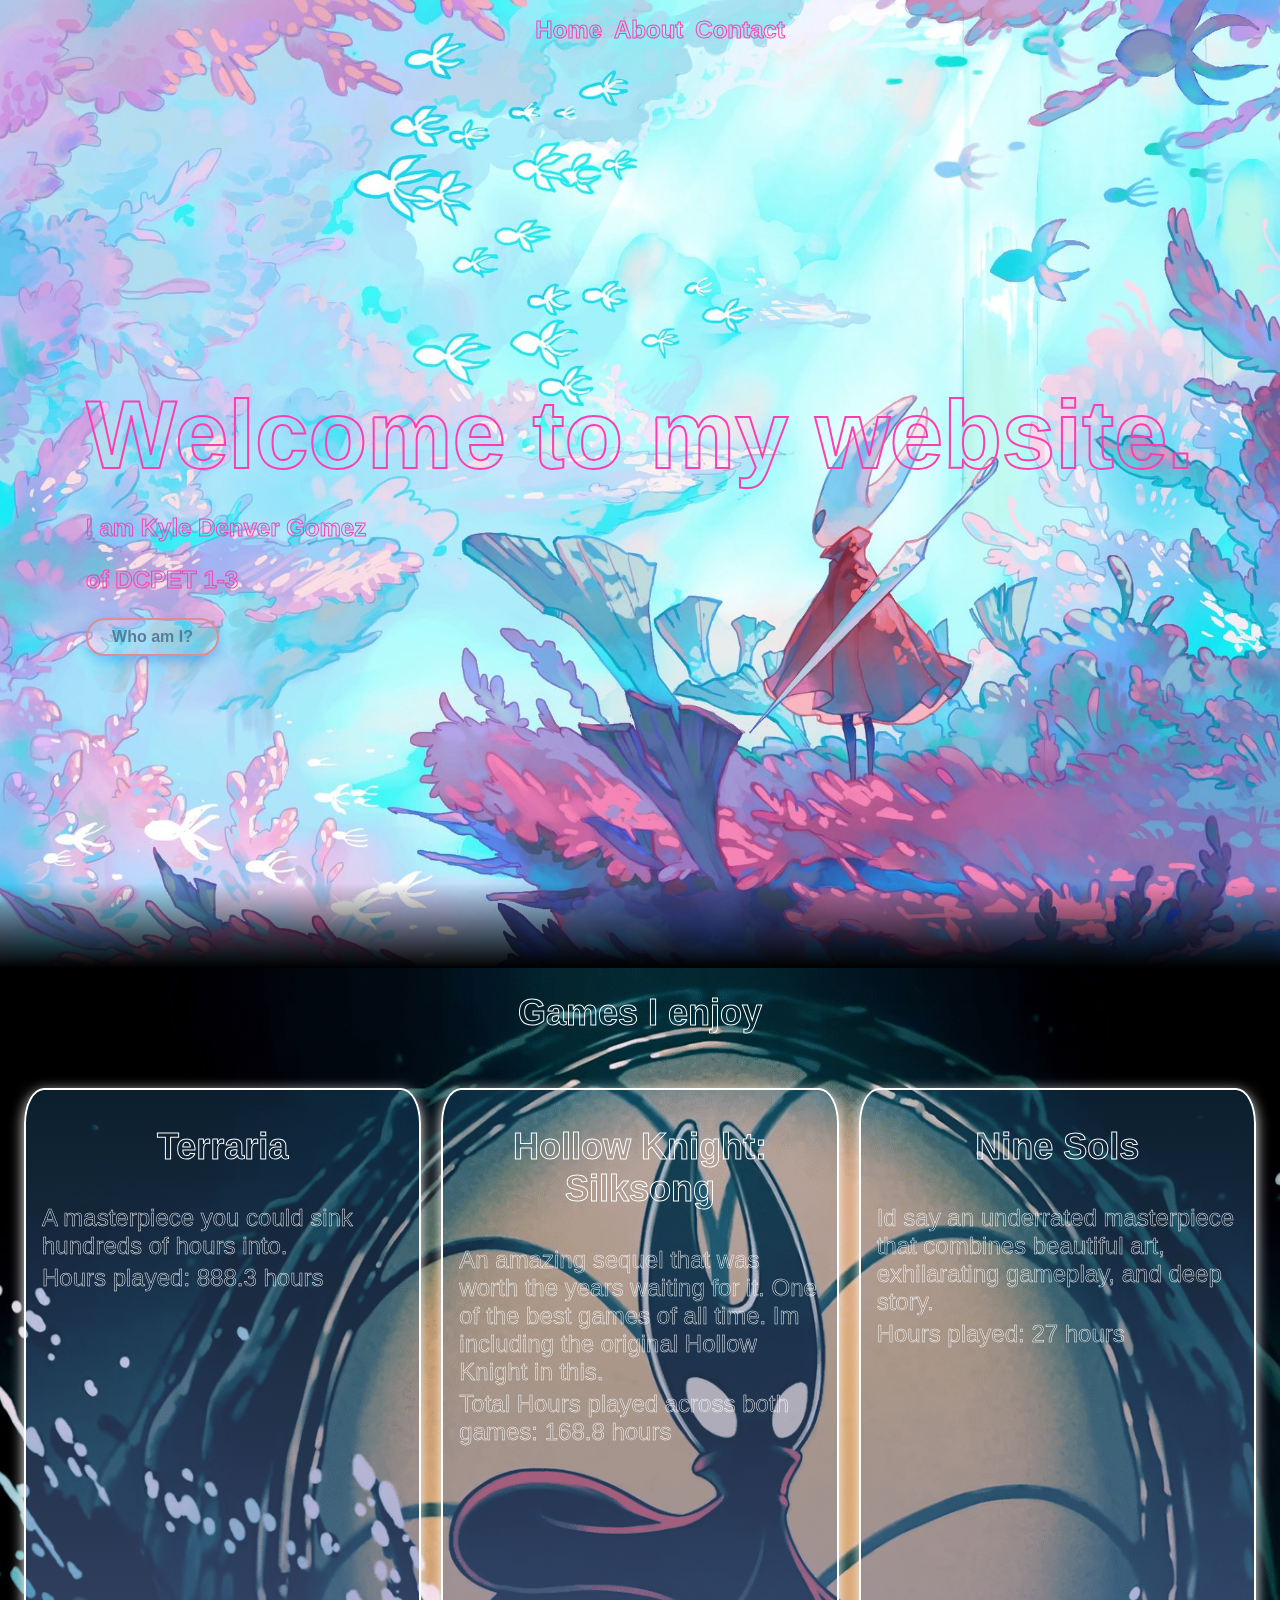
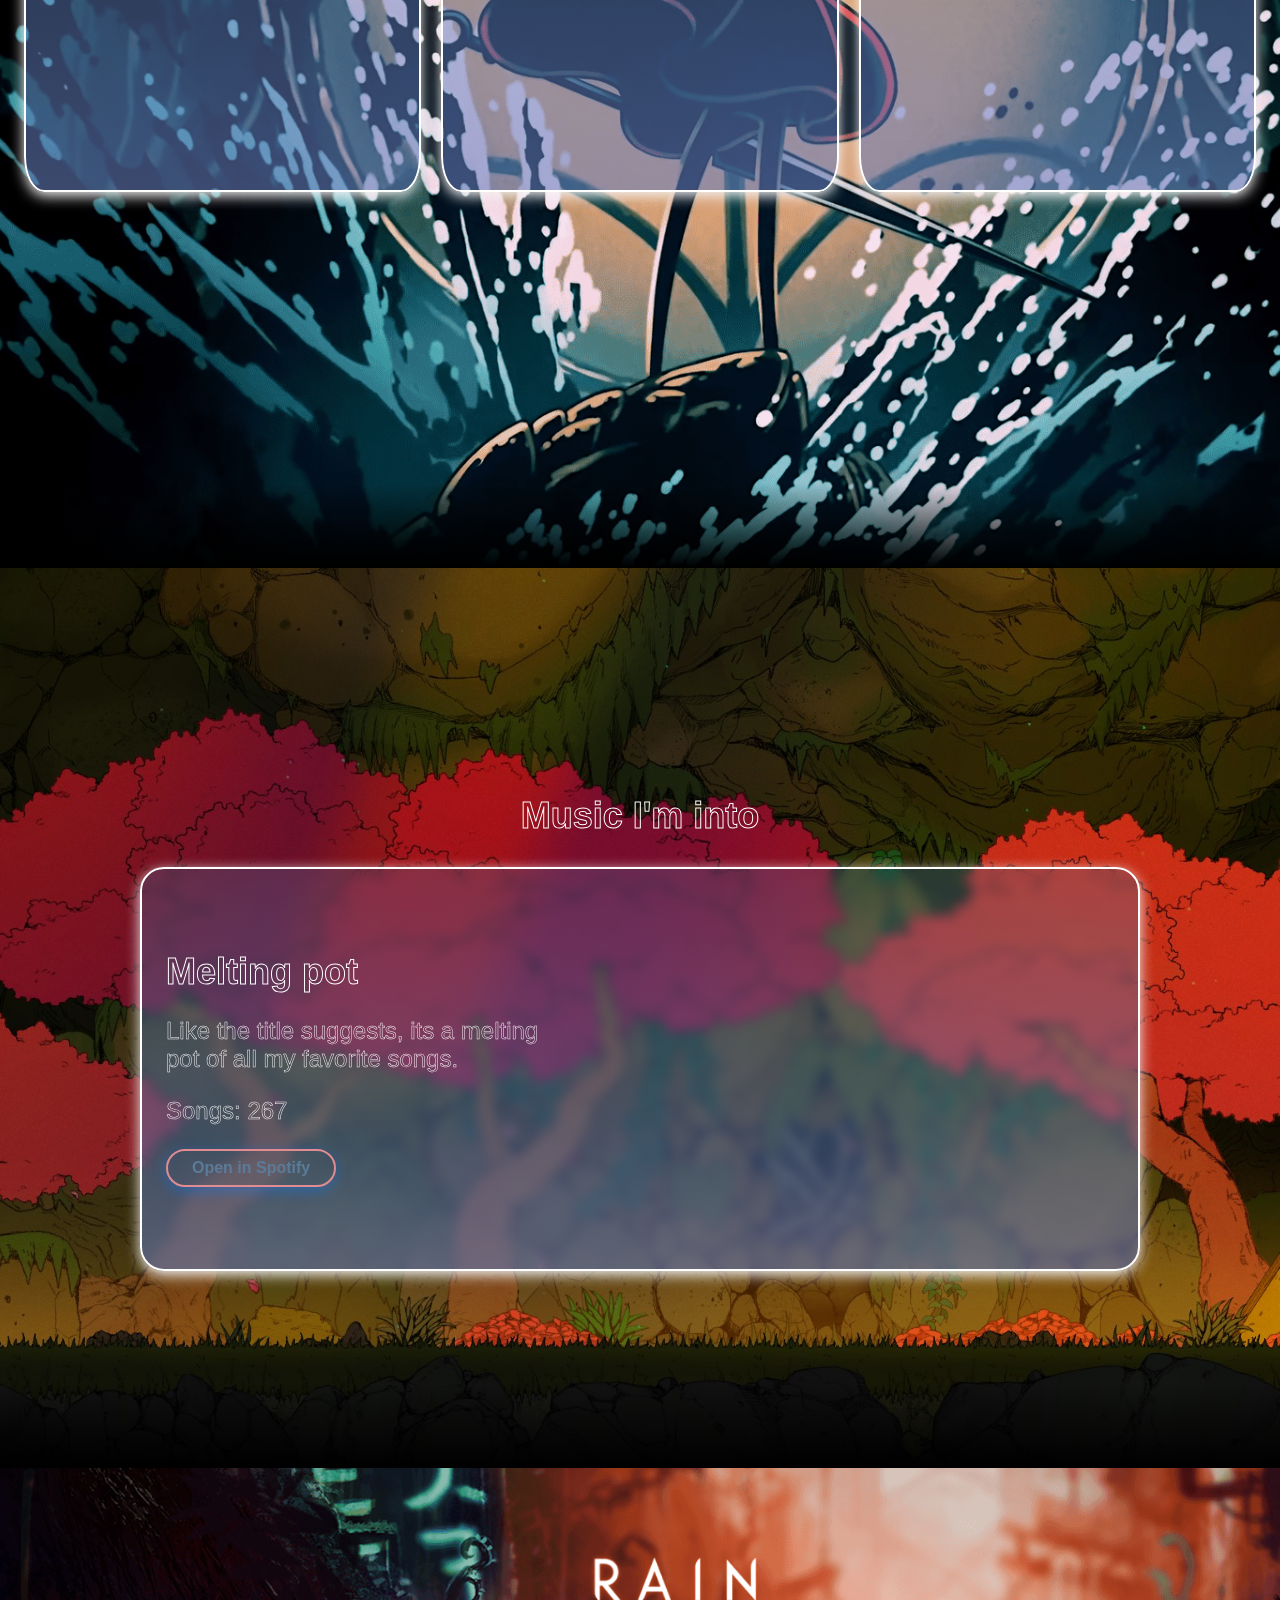
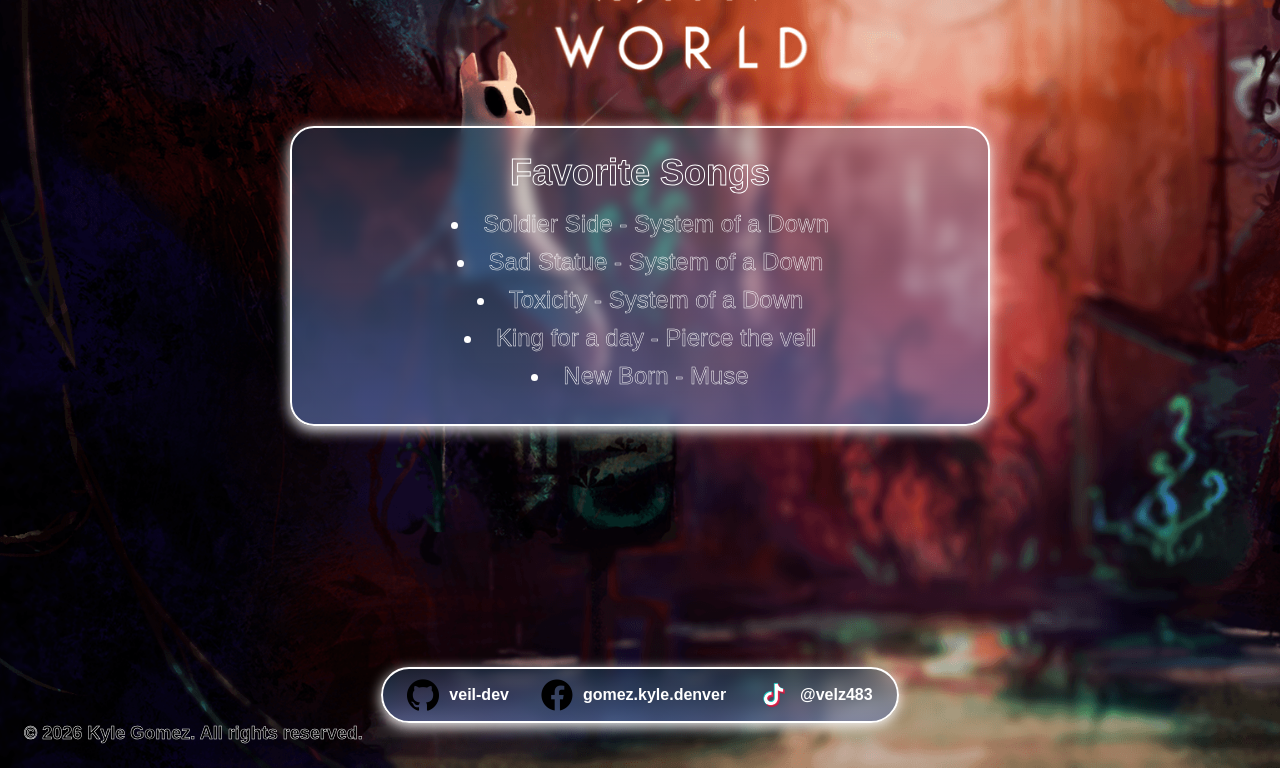
<file: index.html>
<!DOCTYPE html>
<html lang="en">
<head>
    <meta charset="UTF-8">
    <meta name="viewport" content="width=device-width, initial-scale=1.0">
    <title>Welcome</title>
    <style>
        body {
            font-family: Helvetica, Arial, sans-serif;
            margin: 0;
            display: flex;
            flex-direction: column;
        }
        
        .main {
            display: flex;
        }

        nav {
            display: flex;
            background-color: rgba(0, 0, 0, 0);
            justify-content: space-around;
        }
        
        .shortcut {
            display: flex;
            color: black;
            gap: 12px;
            font-size: 24px;
            font-weight: 800;
            margin-top: 16px;
        }
    
        a {
            text-decoration: none;
        }

        ul {
            text-decoration: none;
            list-style: none;
        }

        .section {
            background-size: cover;   
            background-repeat: no-repeat;
            position: relative;
        }

        .section.one {
            background-image: url(./assets/sectiononebg.jpg);
            position: relative;
        }

        .content {
            flex: 1 1;
            min-width: 0;
        }

        #introduction {
            display: flex;  
            flex-direction: column;
            margin: 0;
            justify-content: center;
            align-items: center;
            min-height: 100vh;
            width: 100%;
            padding: 24px;
            box-sizing: border-box;
        }

        .landingtext {
            color: rgb(0, 0, 0, 0);
        }

        li.landingtext a {
            -webkit-text-stroke: 1px rgb(255, 61, 177);
            color: rgb(0, 0, 0, 0);
        }

        p.landingtext {
            -webkit-text-stroke: 1px rgb(255, 61, 177);
        }

        h1.landingtext {
            -webkit-text-stroke: 2px rgb(255, 61, 177);
        }

        .textbox {
            position: relative;
            top: 0;
            max-width: 100%;
        }

        .textbox h1 {
            font-size: clamp(2.5rem, 8vw, 6rem);
            margin: 0;
        }

        .textbox p {
            font-size: clamp(1rem, 2.5vw, 1.5rem);
            font-weight: 600;
        }

        #hobbybutton {
            padding: 8px 24px;
            border-radius: 9999px;
            color: #5B7C99;   
            font-weight: 800;
            box-shadow: 0 4px 14px 0 rgba(0, 123, 255, 0.4);
            background-color: #59dad600;
            border: 2px solid #e18b92;
            font-size: 16px;
        }

        #hobbybutton:hover {
            border: 2px solid #A0E7E5;
            color: #fd8181;
            box-shadow: 0 0 15px rgba(232, 197, 200, 0.6);
        }

        a img {
            width: 80px;
            height: 80px;
            list-style: none;
        }

        .logoContainer {    
            display: flex;
            gap: 40px;
            justify-content: center;
            padding: 0;
        }

        footer {
            background-color: rgba(0, 0, 0, 0);
            margin: 0;
            display: inline;
        }
        footer p {
            font-size: 18px;
            font-weight: 700;
            -webkit-text-stroke: 0.5px rgb(255, 255, 255);
            color: rgba(0, 0, 0, 0.934);
            margin: 0;
            display: inline;
        }

        .shortcut a:hover {
            -webkit-text-stroke: 2px rgb(59, 216, 255);
        }

        .transition {
            background-image: linear-gradient(#040a0e00, #000000); 
            height: 85px;
            margin: 0;
            position: absolute;
            inset: auto 0 0 0;
            pointer-events: none;
        }

        .section.two {
            background-image: url(./assets/sectiontwobg.png);
            margin: 0;
            min-height: max(100vh, 1200px);
            width: 100%;
            background-position: 35% 50%;
        }

        .list ol {
            display: flex;
            flex-wrap: wrap;
            color: white;
            justify-content: space-around;
            margin: 0;
            padding: 24px;
            box-sizing: border-box;
            list-style-type: none;
            gap: 20px;
        }

        .list {
            width: 100%;
            display: flex;
            flex-direction: column;
        }

        .list h2 {
            text-align: center;
            margin-top: 24px;
            font-size: clamp(1.75rem, 5vw, 2.25rem);
            color: rgba(51, 146, 205, 0);
            -webkit-text-stroke: 1px rgb(255, 255, 255);
        }

        .game h3 {
            text-align: center;
            color: rgba(51, 146, 205, 0);
            -webkit-text-stroke: 1px rgb(255, 255, 255);
            font-size: clamp(1.75rem, 5vw, 2.25rem);
        }

        .game p {
            margin: 4px 16px;
            font-size: clamp(1.125rem, 2.5vw, 1.5rem);
            color: rgba(51, 146, 205, 0);
            -webkit-text-stroke: 0.5px rgb(255, 255, 255);
        }

        .game {
            flex: 1 1 280px;
            border: 2px solid white;
            box-shadow: 0 4px 14px 0 whitesmoke;
            border-radius: 5%;
            position: relative;
            overflow: hidden;
            height: auto;
            min-height: 700px;
            background-image: linear-gradient(#3498db34, hsla(224, 39%, 57%, 0.582)); 
            transition: transform 0.3s ease;
            min-width: 0;
        }

        .game.one::before {
            content: "";
            position: absolute;
            inset: 0;
            background-image: url('./assets/gameonebghover.jpg');
            background-size: cover;
            background-position: center;
            opacity: 0;
            transition: opacity 0.4s ease-in-out;
            z-index: 1;
        }

        .game.two::before {
            content: "";
            position: absolute;
            inset: 0;
            background-image: url('./assets/gametwobghover.jpg');
            background-size: cover;
            background-position: center;
            opacity: 0;
            transition: opacity 0.4s ease-in-out;
            z-index: 1;
        }

        .game.three::before {
            content: "";
            position: absolute;
            inset: 0;
            background-image: url('./assets/gamethreebghover.jpg');
            background-size: cover;
            background-position: center;
            opacity: 0;
            transition: opacity 0.4s ease-in-out;
            z-index: 1;
        }

        .game > * {
            position: relative;
            z-index: 2; 
        }

        @media (hover: hover) {
            .game:hover::before {
                opacity: 1;
            }

            .game:hover h3, .game:hover p {
                -webkit-text-stroke: 1px rgb(0, 0, 0);
            }
        }

        @media (max-width: 600px) {
            .shortcut {
                font-size: 18px;
                gap: 8px;
            }

            .logoContainer {
                gap: 20px;
            }

            a img {
                width: 56px;
                height: 56px;
            }
        }
        .section.three {
            background-image: url(./assets/sectionthreebg.jpg);
            background-position: center;
            min-height: 100vh;
            display: flex;
            align-items: center;
            justify-content: center;
            padding: 48px 24px;
            box-sizing: border-box;
        }

        .playlist {
            width: 100%;
            max-width: 1000px;
        }

        .playlist h2 {
            text-align: center;
            font-size: clamp(1.75rem, 5vw, 2.25rem);
            color: rgba(51, 146, 205, 0);
            -webkit-text-stroke: 1px rgb(255, 255, 255);
        }

        .playlist-card {
            display: flex;
            flex-wrap: wrap;
            gap: 24px;
            align-items: center;
            padding: 24px;
            border: 2px solid white;
            border-radius: 24px;
            box-shadow: 0 4px 14px 0 whitesmoke;
            background-image: linear-gradient(#3498db34, hsla(224, 39%, 57%, 0.582));
            backdrop-filter: blur(6px);
        }

        .playlist-info {
            flex: 1 1 280px;
            min-width: 0;
        }

        .playlist-info h3 {
            font-size: clamp(1.75rem, 5vw, 2.25rem);
            margin: 0 0 8px;
            color: rgba(51, 146, 205, 0);
            -webkit-text-stroke: 1px rgb(255, 255, 255);
        }

        .playlist-info p {
            font-size: clamp(1.125rem, 2.5vw, 1.5rem);
            color: rgba(51, 146, 205, 0);
            -webkit-text-stroke: 0.5px rgb(255, 255, 255);
        }

        .playlist-card iframe {
            flex: 2 1 320px;
            min-width: 0;
            width: 100%;
            border: 0;
            border-radius: 12px;
        }

        .spotifybutton {
            padding: 8px 24px;
            border-radius: 9999px;
            color: #5B7C99;
            font-weight: 800;
            font-size: 16px;
            background-color: #59dad600;
            border: 2px solid #e18b92;
            box-shadow: 0 4px 14px 0 rgba(0, 123, 255, 0.4);
            cursor: pointer;
        }

        .spotifybutton:hover {
            border: 2px solid #A0E7E5;
            color: #fd8181;
            box-shadow: 0 0 15px rgba(232, 197, 200, 0.6);
        }

        .section.four {
            background-image: url(./assets/sectionfourbg.png);
            background-size: cover;
            background-position: center;
            min-height: 100vh;
            display: flex;
            flex-direction: column;
            padding: 48px 24px 24px;
            box-sizing: border-box;
            background-position: 35% 50%;
        }

        .four-main {
            flex: 1;
            display: flex;
            align-items: center;
            justify-content: center;
        }

        .fav-card {
            width: 100%;
            max-width: 700px;
            padding: 24px;
            box-sizing: border-box;
            text-align: center;
            border: 2px solid white;
            border-radius: 24px;
            box-shadow: 0 4px 14px 0 whitesmoke;
            background-image: linear-gradient(#3498db34, hsla(224, 39%, 57%, 0.582));
            backdrop-filter: blur(6px);
        }

        .fav-card h2 {
            margin: 0 0 16px;
            font-size: clamp(1.75rem, 5vw, 2.25rem);
            color: rgba(51, 146, 205, 0);
            -webkit-text-stroke: 1px rgb(255, 255, 255);
        }

        .songlist {
            list-style: disc;
            list-style-position: inside;
            margin: 0;
            padding: 0;
        }

        .songlist li {
            font-size: clamp(1.125rem, 2.5vw, 1.5rem);
            margin-bottom: 10px;
            color: rgba(51, 146, 205, 0);
            -webkit-text-stroke: 0.5px rgb(255, 255, 255);
        }

        .songlist li::marker {
            color: white;
        }

        .socialbar {
            display: flex;
            flex-wrap: wrap;
            justify-content: center;
            align-items: center;
            gap: 12px 32px;
            margin: 32px auto 0;
            padding: 10px 24px;
            width: fit-content;
            max-width: 100%;
            box-sizing: border-box;
            border: 2px solid white;
            border-radius: 9999px;
            box-shadow: 0 4px 14px 0 whitesmoke;
            background-image: linear-gradient(#3498db34, hsla(224, 39%, 57%, 0.582));
            backdrop-filter: blur(6px);
        }

        .socialbar a {
            display: flex;
            align-items: center;
            gap: 10px;
            color: white;
            font-size: 16px;
            font-weight: 700;
        }

        .socialbar a img {
            width: 32px;
            height: 32px;
        }

        .socialbar a:hover {
            color: #fd8181;
        }
    </style>
</head>
<body>
    <div class="main">
        <div class="content">
            <div class="section one">
                <nav>
                    <ul class="shortcut">    
                        <li class="landingtext"><a href="index.html">Home</a></li>
                        <li class="landingtext"><a href="about.html">About</a></li>
                        <li class="landingtext"><a href="contact.html">Contact</a></li>
                    </ul>
                </nav>
                <div id="introduction" >
                    <div class="textbox">
                        <h1 class="landingtext">Welcome to my website.</h1>
                        <p class="landingtext">I am Kyle Denver Gomez</p>
                        <p class="landingtext">of DCPET 1-3</p>
                        <a href="#hobby"><button id="hobbybutton">Who am I?</button></a>
                    </div>
                </div>
                <div class="transition">

                </div>
            </div>
            <div class="section two">
                <div class="list" id="hobby">
                    <h2>Games I enjoy</h2>
                    <ol>
                        <li class="game one"><div>
                            <h3>Terraria</h3>
                            <p>A masterpiece you could sink hundreds of hours into.</p>
                            <p>Hours played: 888.3 hours</p>
                        </div></li>
                        <li class="game two"><div>
                            <h3>Hollow Knight: Silksong</h3>
                            <p>An amazing sequel that was worth the years waiting for it. One of the best games of all time. Im including the original Hollow Knight in this.</p>
                            <p>Total Hours played across both games: 168.8 hours</p>
                        </div></li>
                        <li class="game three"><div>
                            <h3>Nine Sols</h3>
                            <p>Id say an underrated masterpiece that combines beautiful art, exhilarating gameplay, and deep story.</p>
                            <p>Hours played: 27 hours</p>
                        </div></li>
                    </ol>
                </div>
                <div class="transition">

                </div>
            </div>
            <div class="section three">
                <div class="playlist" id="music">
                    <h2>Music I'm into</h2>
                    <div class="playlist-card">
                        <div class="playlist-info">
                            <h3>Melting pot</h3>
                            <p>Like the title suggests, its a melting pot of all my favorite songs.</p>
                            <p>Songs: 267</p>
                            <a href="https://open.spotify.com/playlist/0BPVhPhz12So30cbUUkXmb?si=532084855e1c4bc8&pt=51453f294c598b0b29eb0e095adbab8a" target="_blank">
                                <button class="spotifybutton">Open in Spotify</button>
                            </a>
                        </div>
                        <iframe
                            src="https://open.spotify.com/embed/playlist/0BPVhPhz12So30cbUUkXmb?utm_source=generator&si=69be0544d7b34d03>"
                            height="352"
                            allow="autoplay; clipboard-write; encrypted-media; fullscreen; picture-in-picture"
                            loading="lazy"
                            title="My Spotify playlist">
                        </iframe>
                    </div>
                </div>
                <div class="transition">

                </div>
            </div>
            <div class="section four">
                <div class="four-main">
                    <div class="fav-card">
                        <h2>Favorite Songs</h2>
                        <ul class="songlist">
                            <li>Soldier Side - System of a Down</li>
                            <li>Sad Statue - System of a Down</li>
                            <li>Toxicity - System of a Down</li>
                            <li>King for a day - Pierce the veil</li>
                            <li>New Born - Muse</li>
                        </ul>
                    </div>
                </div>
                <ul class="socialbar" id="social">
                    <li><a href="https://github.com/veil-dev" target="_blank"><img src="./assets/github.png" alt="github logo"><span>veil-dev</span></a></li>
                    <li><a href="https://www.facebook.com/gomez.kyle.denver/" target="_blank"><img src="./assets/facebook.png" alt="facebook logo"><span>gomez.kyle.denver</span></a></li>
                    <li><a href="https://www.tiktok.com/@velz483" target="_blank"><img src="./assets/tiktok.png" alt="tiktok logo"><span>@velz483</span></a></li>
                </ul>
                <footer>
                    <p>&copy; 2026 Kyle Gomez. All rights reserved.</p>
                </footer>
            </div>
        </div>
    </div>
</body>
</html>
</file>
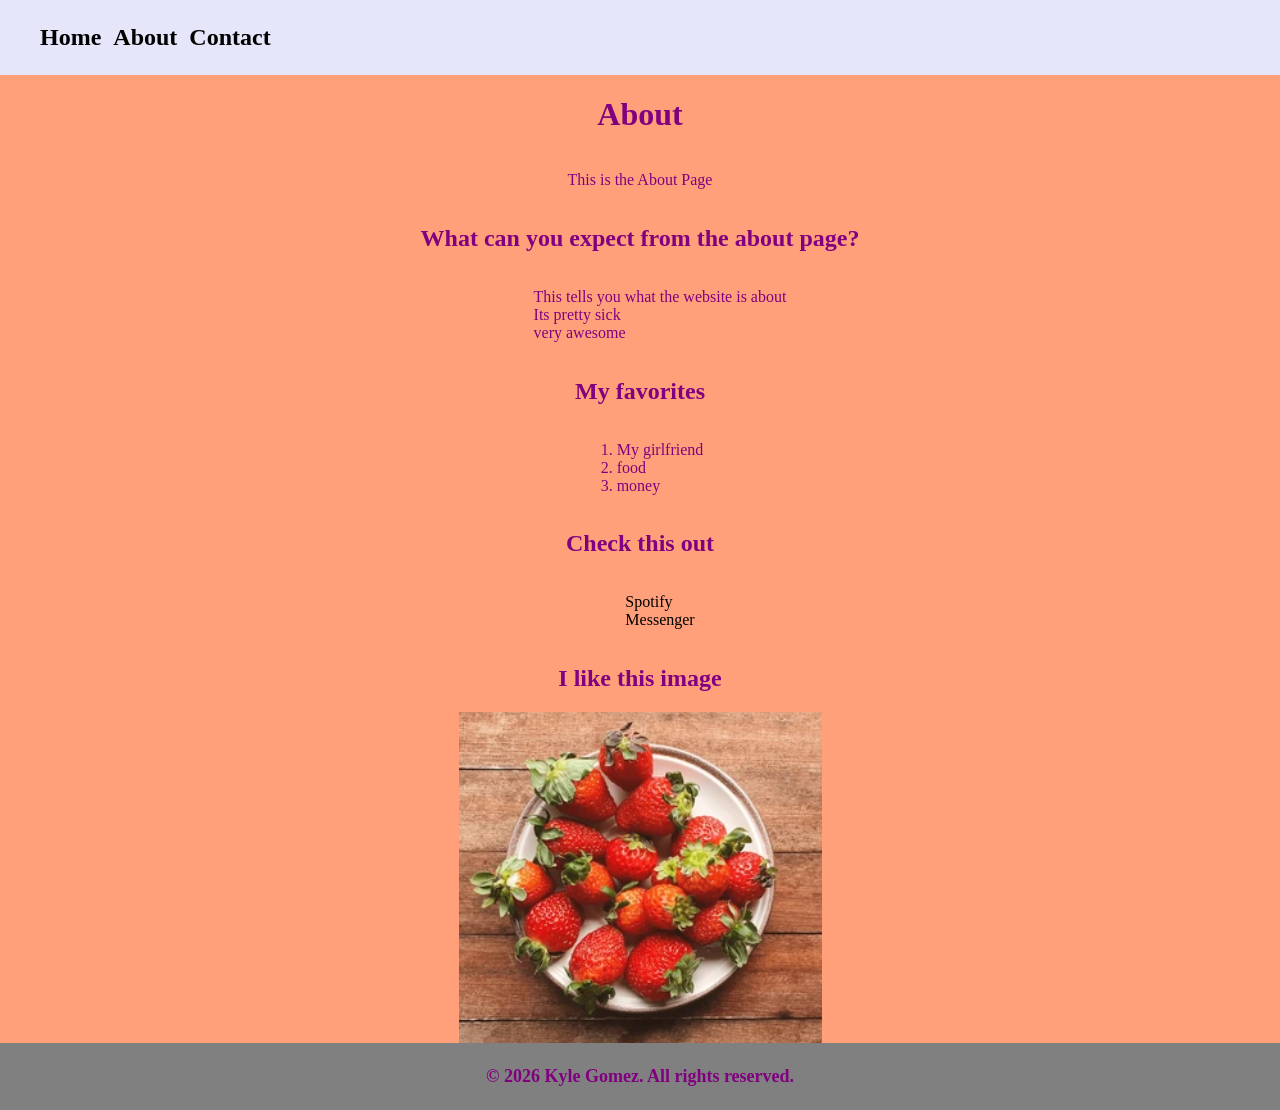
<file: about.html>
<!DOCTYPE html>
<html lang="en">
<head>
    <meta charset="UTF-8">
    <meta name="viewport" content="width=device-width, initial-scale=1.0">
    <title>About</title>
    <link rel="stylesheet" href="./style.css">
</head>
<body>
    <nav>
        <ul class="shortcut">
            <li><a href="./index.html">Home</a></li>
            <li><a href="./about.html">About</a></li>
            <li><a href="./contact.html">Contact</a></li>
        </ul>
    </nav>
    <div class="container">
        <h1>About</h1>
        <p>This is the About Page</p>
        <h2>What can you expect from the about page?</h2>
        <ul>
            <li>This tells you what the website is about</li>
            <li>Its pretty sick</li>
            <li>very awesome</li>
        </ul>
        <h2>My favorites</h2>
        <ol>
            <li>My girlfriend</li>
            <li>food</li>
            <li>money</li>
        </ol>
        <h2>Check this out</h2>
        <ul>
            <li><a href="spotify.com" target="_blank">Spotify</a></li>
            <li><a href="messenger.com" target="_blank">Messenger</a></li>
        </ul>
        <h2>I like this image</h2>
        <img src="./assets/strawberries.png" alt="a plate of strawberries">
    </div>
    <footer>
        <p>&copy; 2026 Kyle Gomez. All rights reserved.</p>
    </footer>
</body>
</html>
</file>
<file: style.css>
nav {
    display: flex;
    background-color: lavender;
}
        
.shortcut {
    display: flex;
    color: black;
    gap: 12px;
    font-size: 24px;
    font-weight: 800;
}

a {
    color: black;
    text-decoration: none;
}

ul {
    text-decoration: none;
    list-style: none;
}

.shortcut a:hover {
    background-color: rgb(176, 176, 194);
}

body {
    font-family:'Times New Roman', Times, serif;
    margin: 0;
    background-color: lightsalmon;
    color: purple;
}

.container {
    display: flex;
    flex-direction: column;
    align-items: center;
}

footer {
    background-color: gray;
    padding: 5px;
}
footer p {
    font-size: 18px;
    font-weight: 700;
    text-align: center;
}
</file>
